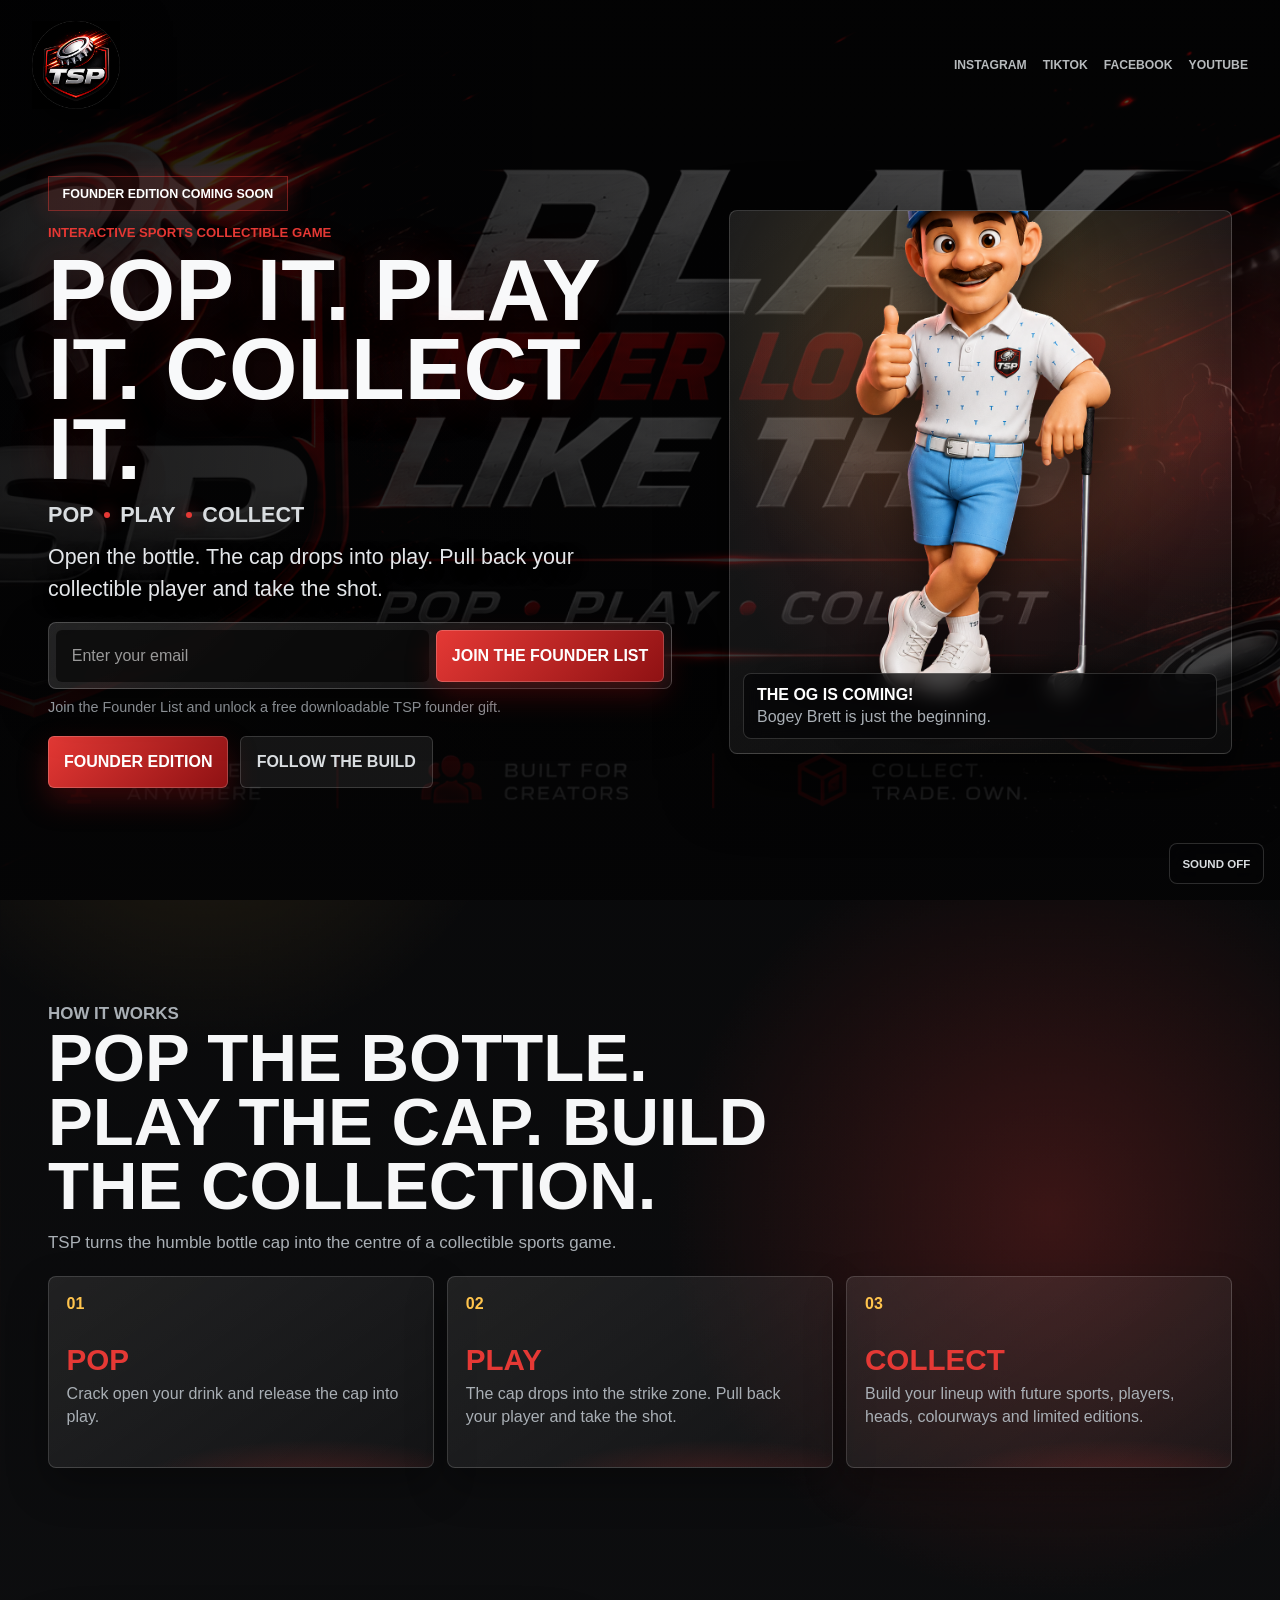
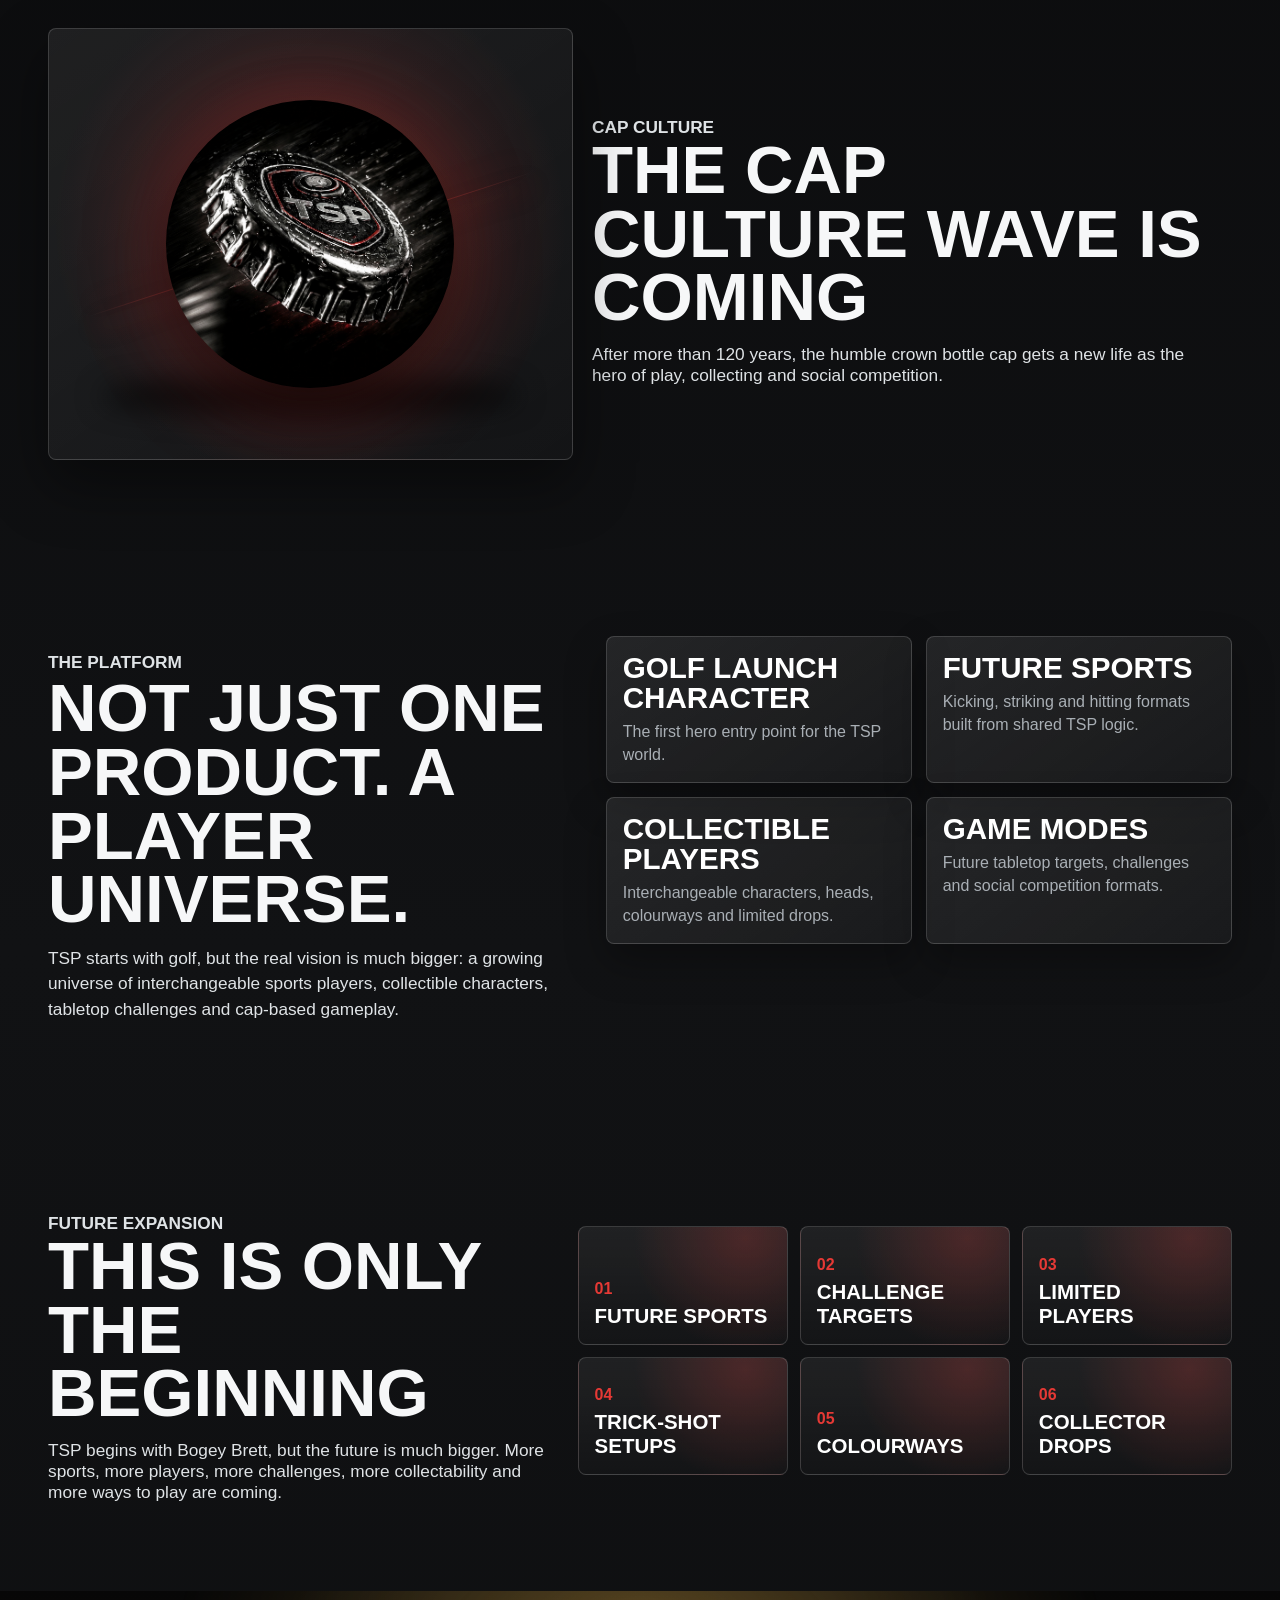
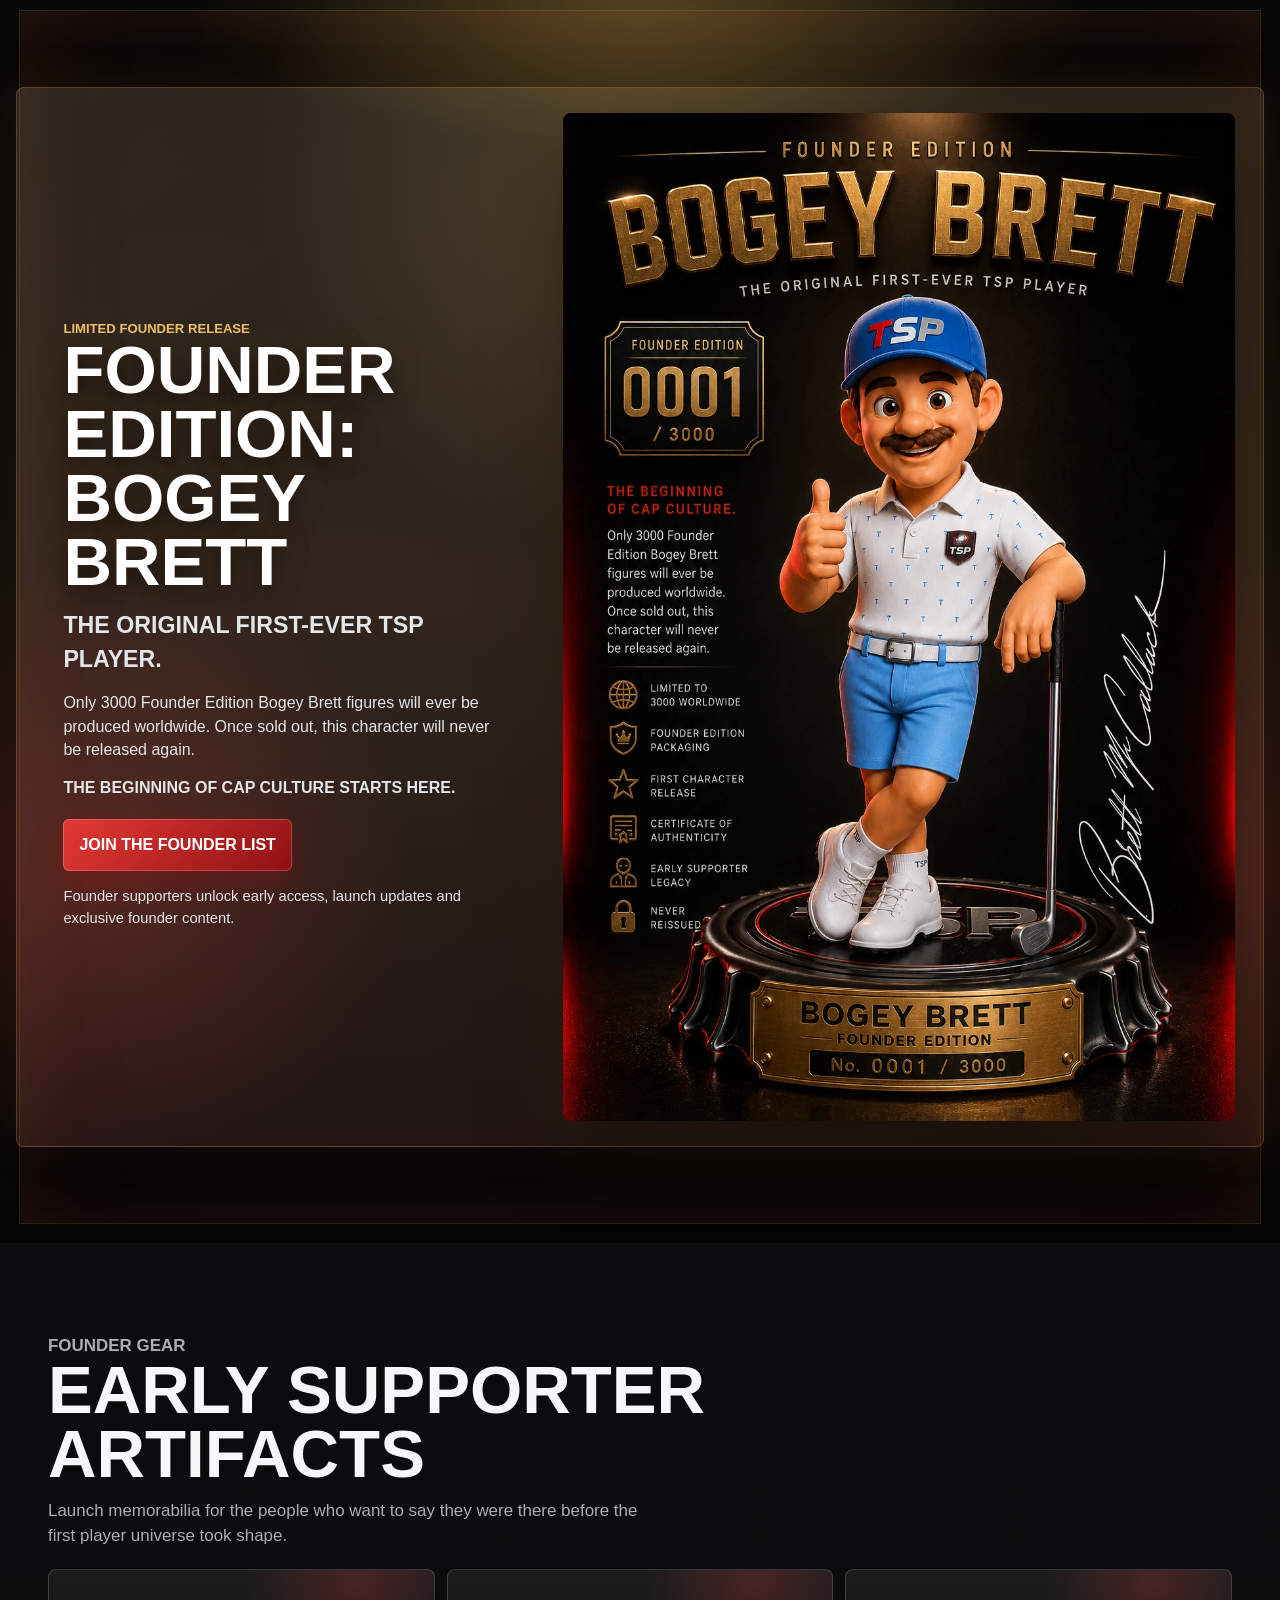
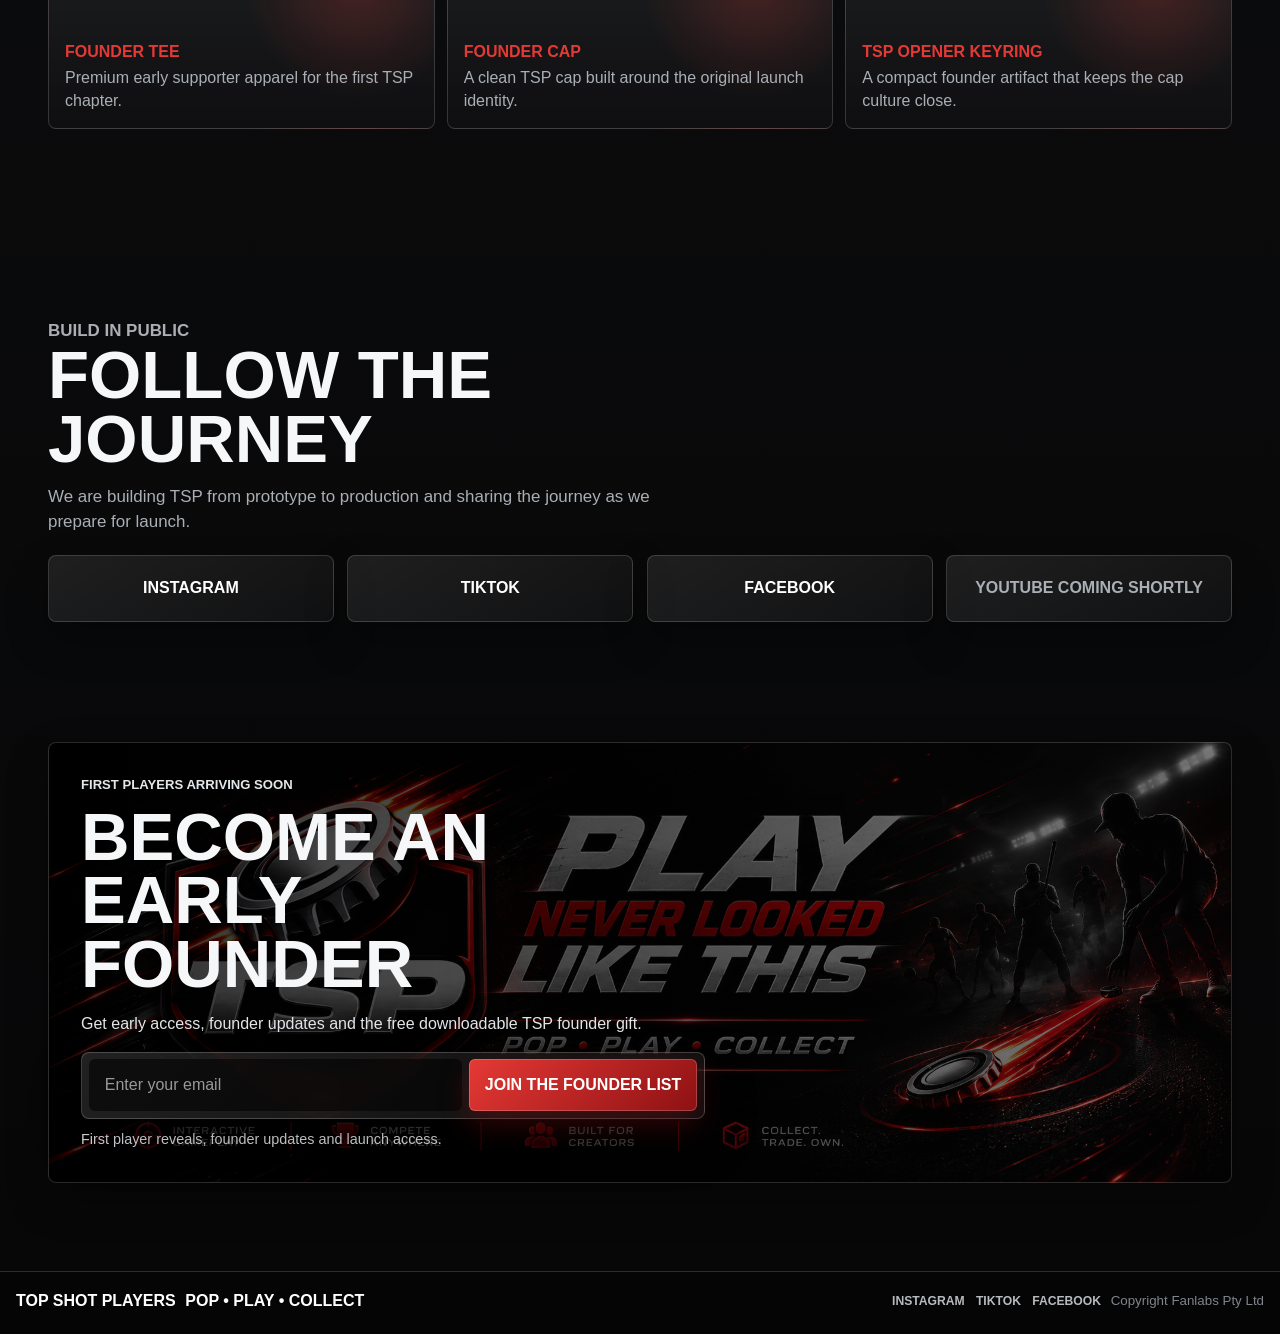
<file: index.html>
<!doctype html>
<html lang="en">
  <head>
    <meta charset="utf-8" />
    <meta name="viewport" content="width=device-width, initial-scale=1" />
    <title>Top Shot Players | Pop Play Collect</title>
    <meta
      name="description"
      content="Top Shot Players is a new interactive sports collectible game. Pop the bottle, play the cap and collect your player universe. Founder Edition coming soon."
    />
    <meta property="og:title" content="Top Shot Players | Pop Play Collect" />
    <meta
      property="og:description"
      content="Pop the bottle, play the cap and collect your player universe. Founder Edition coming soon."
    />
    <meta property="og:type" content="website" />
    <meta property="og:image" content="assets/bogey-brett-official-founder-edition.png" />
    <link rel="preload" href="assets/tsp-shield-cap-logo-large.png" as="image" />
    <link rel="preload" href="assets/bogey-brett-limited-edition-launch-transparent-clean.png" as="image" />
    <link rel="preload" href="assets/bogey-brett-official-founder-edition.webp" as="image" />
    <link rel="stylesheet" href="styles.css" />
  </head>
  <body>
    <main class="page-shell">
      <section class="hero" aria-label="Top Shot Players pre-launch">
        <video
          class="hero-video"
          autoplay
          muted
          playsinline
          preload="metadata"
          poster="assets/tsp-cap-culture-banner.png"
          data-video-playlist="assets/tsp-hero-golf-animation.mp4|assets/tsp-hero-rugby-video.mp4|assets/tsp-hero-ice-hockey-video.mp4"
        >
          <source src="assets/tsp-hero-golf-animation.mp4" type="video/mp4" />
        </video>
        <div class="hero-scrim"></div>
        <button class="audio-toggle" type="button" data-audio-toggle aria-pressed="false">Sound Off</button>

        <header class="site-header">
          <a class="brand-mark" href="/" aria-label="Top Shot Players home">
            <img src="assets/tsp-shield-cap-logo-large.png" alt="TSP shield logo" />
          </a>
          <nav class="social-links" aria-label="Social links">
            <a href="https://www.instagram.com/topshotplayers" target="_blank" rel="noreferrer">Instagram</a>
            <a href="https://www.tiktok.com/@topshotplayers" target="_blank" rel="noreferrer">TikTok</a>
            <a href="https://www.facebook.com/profile.php?id=61590272935616" target="_blank" rel="noreferrer">Facebook</a>
            <a href="#journey">YouTube</a>
          </nav>
        </header>

        <div class="hero-grid">
          <div class="hero-content">
            <p class="launch-badge">Founder Edition Coming Soon</p>
            <p class="eyebrow">Interactive Sports Collectible Game</p>
            <h1>Pop It. Play It. Collect It.</h1>
            <p class="brand-line">POP <span></span> PLAY <span></span> COLLECT</p>
            <p class="subline">Open the bottle. The cap drops into play. Pull back your collectible player and take the shot.</p>

            <form
              class="waitlist-form"
              action="https://app.kit.com/forms/9503489/subscriptions"
              method="POST"
              data-waitlist-form
            >
              <input type="hidden" name="_subject" value="New TSP Founder List signup" />
              <input type="hidden" name="_next" value="https://www.topshotplayers.com.au/thank-you" />
              <input type="hidden" name="_captcha" value="false" />
              <input type="hidden" name="_template" value="table" />
              <input type="hidden" name="_blacklist" value="casino, crypto, forex, loan, backlink, seo package" />
              <input type="hidden" name="source" value="TSP Kickstarter pre-launch landing page hero" />
              <input type="text" name="_honey" class="honey-field" tabindex="-1" autocomplete="off" />
              <label class="sr-only" for="hero-email">Email address</label>
              <input id="hero-email" name="email_address" type="email" placeholder="Enter your email" autocomplete="email" required />
              <button type="submit">Join the Founder List</button>
            </form>
            <p class="form-note" data-form-note>Join the Founder List and unlock a free downloadable TSP founder gift.</p>

            <div class="hero-actions" aria-label="Landing page actions">
              <a class="text-button" href="#founder">Founder Edition</a>
              <a class="ghost-button" href="#journey">Follow the Build</a>
            </div>
          </div>

          <aside class="hero-visual" aria-label="TSP character and cap visual">
            <div class="visual-card">
              <button class="player-expand" type="button" data-open-player aria-label="Open Bogey Brett larger view">
                <img class="player-art" src="assets/bogey-brett-limited-edition-launch-transparent-clean.png" alt="Bogey Brett TSP golf collectible character" />
              </button>
              <div class="visual-copy">
                <strong>The OG is coming!</strong>
                <span>Bogey Brett is just the beginning.</span>
              </div>
            </div>
          </aside>
        </div>
      </section>

      <section class="section explainer" aria-labelledby="explainer-title">
        <div class="section-heading">
          <p class="eyebrow">How It Works</p>
          <h2 id="explainer-title">Pop the bottle. Play the cap. Build the collection.</h2>
          <p>TSP turns the humble bottle cap into the centre of a collectible sports game.</p>
        </div>
        <div class="steps-grid">
          <article class="step-card">
            <span class="step-number">01</span>
            <h3>POP</h3>
            <p>Crack open your drink and release the cap into play.</p>
          </article>
          <article class="step-card">
            <span class="step-number">02</span>
            <h3>PLAY</h3>
            <p>The cap drops into the strike zone. Pull back your player and take the shot.</p>
          </article>
          <article class="step-card">
            <span class="step-number">03</span>
            <h3>COLLECT</h3>
            <p>Build your lineup with future sports, players, heads, colourways and limited editions.</p>
          </article>
        </div>
      </section>

      <section class="section cap-culture" aria-labelledby="cap-culture-title">
        <div class="cap-culture-art">
          <img src="assets/tsp-bottle-cap.png" alt="TSP crown bottle cap" />
        </div>
        <div class="cap-culture-copy">
          <p class="eyebrow">Cap Culture</p>
          <h2 id="cap-culture-title">The Cap Culture wave is coming</h2>
          <p>
            After more than 120 years, the humble crown bottle cap gets a new life as the hero of play, collecting and social competition.
          </p>
        </div>
      </section>

      <section class="section platform" aria-labelledby="platform-title">
        <div class="platform-copy">
          <p class="eyebrow">The Platform</p>
          <h2 id="platform-title">Not just one product. A player universe.</h2>
          <p>
            TSP starts with golf, but the real vision is much bigger: a growing universe of interchangeable sports players, collectible characters, tabletop challenges and cap-based gameplay.
          </p>
        </div>
        <div class="platform-grid" aria-label="TSP platform features">
          <article>
            <h3>Golf Launch Character</h3>
            <p>The first hero entry point for the TSP world.</p>
          </article>
          <article>
            <h3>Future Sports</h3>
            <p>Kicking, striking and hitting formats built from shared TSP logic.</p>
          </article>
          <article>
            <h3>Collectible Players</h3>
            <p>Interchangeable characters, heads, colourways and limited drops.</p>
          </article>
          <article>
            <h3>Game Modes</h3>
            <p>Future tabletop targets, challenges and social competition formats.</p>
          </article>
        </div>
      </section>

      <section class="section beginning" aria-labelledby="beginning-title">
        <div class="beginning-copy">
          <p class="eyebrow">Future Expansion</p>
          <h2 id="beginning-title">This is only the beginning</h2>
          <p>
            TSP begins with Bogey Brett, but the future is much bigger. More sports, more players, more challenges, more collectability and more ways to play are coming.
          </p>
        </div>
        <div class="future-grid" aria-label="Future TSP universe possibilities">
          <article><span>01</span><strong>Future sports</strong></article>
          <article><span>02</span><strong>Challenge targets</strong></article>
          <article><span>03</span><strong>Limited players</strong></article>
          <article><span>04</span><strong>Trick-shot setups</strong></article>
          <article><span>05</span><strong>Colourways</strong></article>
          <article><span>06</span><strong>Collector drops</strong></article>
        </div>
      </section>

      <section class="section founder" id="founder" aria-labelledby="founder-title">
        <div class="founder-showcase">
          <div class="founder-copy">
            <p class="eyebrow">Limited Founder Release</p>
            <h2 id="founder-title">Founder Edition: Bogey Brett</h2>
            <p class="founder-subheading">The original first-ever TSP player.</p>
            <p>
              Only 3000 Founder Edition Bogey Brett figures will ever be produced worldwide. Once sold out, this character will never be released again.
            </p>
            <p class="founder-line">The beginning of Cap Culture starts here.</p>
            <a class="text-button" href="#join">Join the Founder List</a>
            <p class="founder-microcopy">Founder supporters unlock early access, launch updates and exclusive founder content.</p>
          </div>
          <div class="founder-art-wrap">
            <picture>
              <source srcset="assets/bogey-brett-official-founder-edition.webp" type="image/webp" />
              <img
                src="assets/bogey-brett-official-founder-edition.png"
                alt="Founder Edition Bogey Brett official collectible reveal artwork"
                width="1024"
                height="1535"
                loading="lazy"
              />
            </picture>
          </div>
        </div>
      </section>

      <section class="section gear" aria-labelledby="gear-title">
        <div class="section-heading">
          <p class="eyebrow">Founder Gear</p>
          <h2 id="gear-title">Early supporter artifacts</h2>
          <p>Launch memorabilia for the people who want to say they were there before the first player universe took shape.</p>
        </div>
        <div class="gear-grid">
          <article>
            <span>Founder Tee</span>
            <p>Premium early supporter apparel for the first TSP chapter.</p>
          </article>
          <article>
            <span>Founder Cap</span>
            <p>A clean TSP cap built around the original launch identity.</p>
          </article>
          <article>
            <span>TSP Opener Keyring</span>
            <p>A compact founder artifact that keeps the cap culture close.</p>
          </article>
        </div>
      </section>

      <section class="section journey" id="journey" aria-labelledby="journey-title">
        <div class="section-heading">
          <p class="eyebrow">Build In Public</p>
          <h2 id="journey-title">Follow the Journey</h2>
          <p>We are building TSP from prototype to production and sharing the journey as we prepare for launch.</p>
        </div>
        <div class="social-card-grid">
          <a href="https://www.instagram.com/topshotplayers" target="_blank" rel="noreferrer">Instagram</a>
          <a href="https://www.tiktok.com/@topshotplayers" target="_blank" rel="noreferrer">TikTok</a>
          <a href="https://www.facebook.com/profile.php?id=61590272935616" target="_blank" rel="noreferrer">Facebook</a>
          <span aria-label="YouTube coming shortly">YouTube Coming Shortly</span>
        </div>
      </section>

      <section class="section final-signup" id="join" aria-labelledby="join-title">
        <div class="signup-panel">
          <p class="eyebrow">First Players Arriving Soon</p>
          <h2 id="join-title">Become an early founder</h2>
          <p>Get early access, founder updates and the free downloadable TSP founder gift.</p>
          <form
            class="waitlist-form"
            action="https://app.kit.com/forms/9503489/subscriptions"
            method="POST"
            data-waitlist-form
          >
            <input type="hidden" name="_subject" value="New TSP Founder List signup" />
            <input type="hidden" name="_next" value="https://www.topshotplayers.com.au/thank-you" />
            <input type="hidden" name="_captcha" value="false" />
            <input type="hidden" name="_template" value="table" />
            <input type="hidden" name="_blacklist" value="casino, crypto, forex, loan, backlink, seo package" />
            <input type="hidden" name="source" value="TSP Kickstarter pre-launch landing page footer" />
            <input type="text" name="_honey" class="honey-field" tabindex="-1" autocomplete="off" />
            <label class="sr-only" for="footer-email">Email address</label>
            <input id="footer-email" name="email_address" type="email" placeholder="Enter your email" autocomplete="email" required />
            <button type="submit">Join the Founder List</button>
          </form>
          <p class="form-note" data-form-note>First player reveals, founder updates and launch access.</p>
        </div>
      </section>
    </main>

    <footer class="site-footer">
      <strong>Top Shot Players</strong>
      <span>POP &bull; PLAY &bull; COLLECT</span>
      <nav aria-label="Footer social links">
        <a href="https://www.instagram.com/topshotplayers" target="_blank" rel="noreferrer">Instagram</a>
        <a href="https://www.tiktok.com/@topshotplayers" target="_blank" rel="noreferrer">TikTok</a>
        <a href="https://www.facebook.com/profile.php?id=61590272935616" target="_blank" rel="noreferrer">Facebook</a>
      </nav>
      <small>Copyright Fanlabs Pty Ltd</small>
    </footer>
    <div class="player-modal" data-player-modal hidden>
      <button class="modal-close" type="button" data-close-player aria-label="Close larger Bogey Brett view">Close</button>
      <img src="assets/bogey-brett-limited-edition-launch-transparent-clean.png" alt="Bogey Brett TSP golf collectible character larger view" />
    </div>
    <script src="script.js?v=3"></script>
  </body>
</html>
</file>
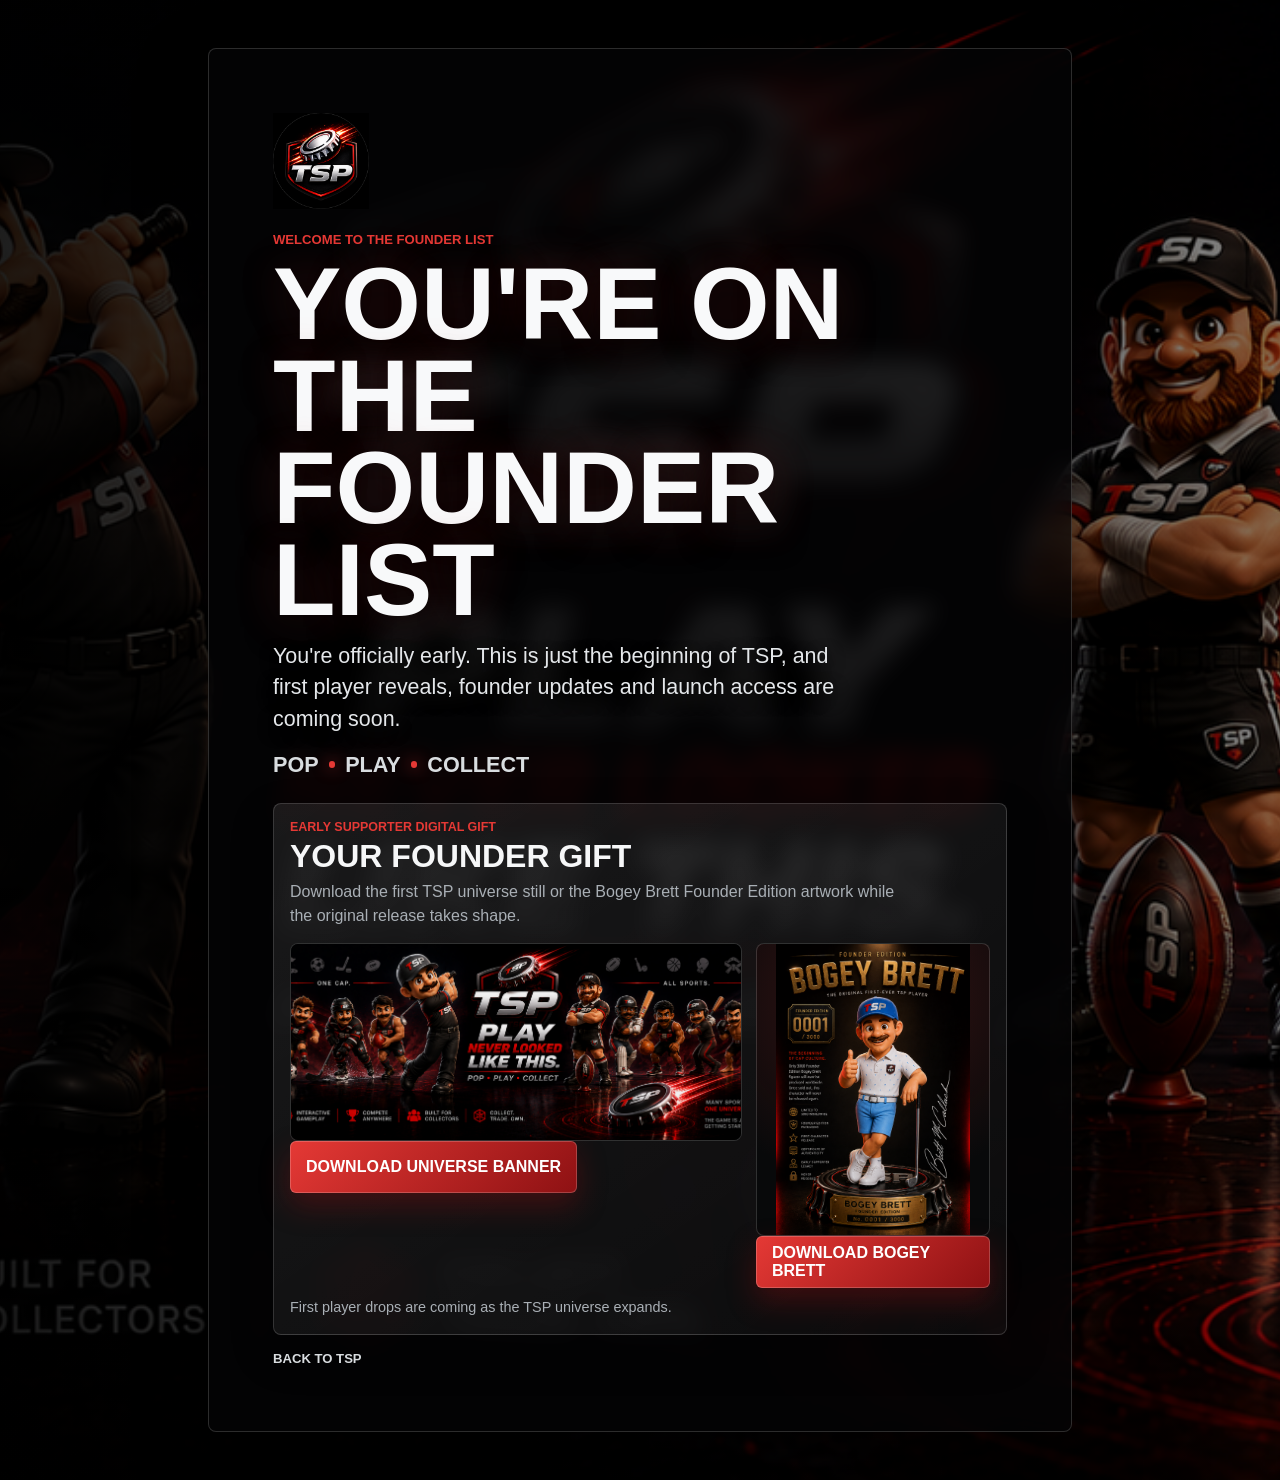
<file: thank-you.html>
<!doctype html>
<html lang="en">
  <head>
    <meta charset="utf-8" />
    <meta name="viewport" content="width=device-width, initial-scale=1" />
    <title>You're On The TSP Waitlist | Top Shot Players</title>
    <meta
      name="description"
      content="You're on the Top Shot Players waitlist. First player reveals, founder updates and launch access are coming soon."
    />
    <link rel="stylesheet" href="styles.css" />
  </head>
  <body>
    <main class="thanks-page">
      <section class="thanks-panel" aria-label="Top Shot Players waitlist confirmation">
        <a class="thanks-logo" href="/" aria-label="Top Shot Players home">
          <img src="assets/tsp-shield-cap-logo-large.png" alt="TSP shield logo" />
        </a>
        <p class="eyebrow">WELCOME TO THE FOUNDER LIST</p>
        <h1>YOU'RE ON THE FOUNDER LIST</h1>
        <p class="subline">
          You're officially early. This is just the beginning of TSP, and first player reveals, founder updates and launch access are coming soon.
        </p>
        <p class="brand-line">POP <span></span> PLAY <span></span> COLLECT</p>
        <div class="gift-panel">
          <p class="gift-label">EARLY SUPPORTER DIGITAL GIFT</p>
          <h2>Your Founder Gift</h2>
          <p>
            Download the first TSP universe still or the Bogey Brett Founder Edition artwork while the original release takes shape.
          </p>
          <div class="gift-options">
            <a class="gift-feature" href="assets/tsp-gift-banner.png" download>
              <span class="gift-preview gift-preview-wide">
                <img src="assets/tsp-gift-banner.png" alt="TSP player universe banner" />
              </span>
              <span class="return-link">Download Universe Banner</span>
            </a>
            <a class="gift-feature" href="assets/bogey-brett-official-founder-edition.png" download>
              <span class="gift-preview gift-preview-character">
                <img src="assets/bogey-brett-official-founder-edition.png" alt="Bogey Brett Founder Edition artwork" />
              </span>
              <span class="return-link">Download Bogey Brett</span>
            </a>
          </div>
          <p class="gift-note">First player drops are coming as the TSP universe expands.</p>
        </div>
        <a class="text-link" href="/">Back to TSP</a>
      </section>
    </main>
  </body>
</html>
</file>
<file: styles.css>
:root {
  color-scheme: dark;
  --black: #050506;
  --charcoal: #101113;
  --panel: rgba(15, 16, 18, 0.78);
  --panel-solid: #151618;
  --red: #e53935;
  --red-deep: #8e1113;
  --chrome: #d9dde0;
  --warm: #ffc44d;
  --gold: #c8943f;
  --gold-soft: #f1c16a;
  --muted: #a9afb5;
  --line: rgba(255, 255, 255, 0.16);
  --line-strong: rgba(229, 57, 53, 0.42);
  --shadow: rgba(0, 0, 0, 0.7);
  --radius: 8px;
}

* {
  box-sizing: border-box;
}

html {
  scroll-behavior: smooth;
}

html,
body {
  margin: 0;
  min-height: 100%;
  background: var(--black);
  color: #fff;
  font-family: "Arial Narrow", "Roboto Condensed", "Segoe UI", Arial, sans-serif;
}

body {
  overflow-x: hidden;
}

body.modal-open {
  overflow: hidden;
}

button,
input {
  font: inherit;
}

a {
  color: inherit;
}

.page-shell {
  min-height: 100vh;
  background:
    radial-gradient(circle at 16% 12%, rgba(255, 196, 77, 0.12), transparent 20rem),
    radial-gradient(circle at 82% 20%, rgba(229, 57, 53, 0.22), transparent 24rem),
    linear-gradient(180deg, #050506 0%, #111214 42%, #070708 100%);
}

.hero {
  position: relative;
  min-height: 100svh;
  display: grid;
  align-items: center;
  padding: 5.8rem 1rem 2rem;
  isolation: isolate;
  overflow: hidden;
}

.hero-video {
  position: absolute;
  inset: 0;
  width: 100%;
  height: 100%;
  object-fit: cover;
  opacity: 0.74;
  filter: saturate(1.12) contrast(1.14);
  z-index: -4;
}

.hero-scrim {
  position: absolute;
  inset: 0;
  background:
    linear-gradient(0deg, rgba(5, 5, 6, 0.84) 0%, rgba(5, 5, 6, 0.54) 42%, rgba(5, 5, 6, 0.48) 100%),
    linear-gradient(90deg, rgba(0, 0, 0, 0.74), rgba(0, 0, 0, 0.16));
  z-index: -3;
}

.audio-toggle {
  position: absolute;
  right: 1rem;
  bottom: 1rem;
  z-index: 6;
  min-height: 2.55rem;
  border: 1px solid var(--line);
  border-radius: var(--radius);
  padding: 0 0.8rem;
  background: rgba(5, 5, 6, 0.72);
  color: var(--chrome);
  cursor: pointer;
  font-size: 0.72rem;
  font-weight: 900;
  text-transform: uppercase;
  backdrop-filter: blur(10px);
}

.audio-toggle:hover,
.audio-toggle:focus-visible,
.audio-toggle[aria-pressed="true"] {
  border-color: var(--line-strong);
  color: #fff;
}

.hero::after {
  content: "";
  position: absolute;
  width: 32rem;
  height: 32rem;
  border-radius: 50%;
  background: radial-gradient(circle, rgba(229, 57, 53, 0.22), transparent 66%);
  filter: blur(4px);
  pointer-events: none;
  animation: soft-pulse 6s ease-in-out infinite alternate;
}

.hero::after {
  right: -12rem;
  top: 18%;
  z-index: -2;
}

.site-header {
  position: absolute;
  top: 0;
  left: 0;
  right: 0;
  display: flex;
  align-items: center;
  justify-content: space-between;
  gap: 1rem;
  padding: 0.9rem 1rem;
  z-index: 5;
}

.brand-mark {
  display: inline-grid;
  width: clamp(3.6rem, 9vw, 5.5rem);
  aspect-ratio: 1;
  place-items: center;
}

.brand-mark img {
  width: 100%;
  height: 100%;
  object-fit: contain;
  filter: drop-shadow(0 1rem 1.5rem rgba(0, 0, 0, 0.66));
}

.social-links,
.site-footer nav {
  display: flex;
  align-items: center;
  justify-content: flex-end;
  gap: 0.7rem;
  flex-wrap: wrap;
}

.social-links a,
.site-footer a {
  color: var(--chrome);
  text-decoration: none;
  text-transform: uppercase;
  font-size: 0.68rem;
  font-weight: 900;
  letter-spacing: 0;
  opacity: 0.84;
}

.social-links a:hover,
.social-links a:focus-visible,
.site-footer a:hover,
.site-footer a:focus-visible {
  color: #fff;
}

.hero-grid {
  width: min(74rem, 100%);
  margin: 0 auto;
  display: grid;
  grid-template-columns: minmax(0, 1fr);
  gap: 1.4rem;
  align-items: center;
}

.hero-content {
  width: min(43rem, 100%);
  position: relative;
  z-index: 2;
}

.launch-badge,
.eyebrow,
.brand-line,
.step-number {
  color: var(--red);
  font-weight: 900;
  letter-spacing: 0;
  text-transform: uppercase;
}

.launch-badge {
  display: inline-flex;
  align-items: center;
  min-height: 2.2rem;
  margin: 0 0 0.85rem;
  padding: 0 0.85rem;
  border: 1px solid var(--line-strong);
  background: rgba(229, 57, 53, 0.12);
  box-shadow: 0 0 1.5rem rgba(229, 57, 53, 0.18);
  color: #fff;
  font-size: 0.78rem;
}

.eyebrow {
  margin: 0 0 0.65rem;
  font-size: 0.82rem;
}

h1,
h2,
h3,
p {
  overflow-wrap: anywhere;
}

h1,
h2,
h3 {
  margin: 0;
  text-transform: uppercase;
  letter-spacing: 0;
}

h1 {
  max-width: 13ch;
  color: #f8f9fa;
  font-size: clamp(3rem, 14vw, 5.5rem);
  line-height: 0.9;
  text-shadow:
    0 0.12em 0.32em rgba(0, 0, 0, 0.72),
    0 0 2.8rem rgba(229, 57, 53, 0.24);
}

h2 {
  color: #f6f7f8;
  font-size: clamp(2rem, 9vw, 4.2rem);
  line-height: 0.95;
}

h3 {
  color: #fff;
  font-size: clamp(1.2rem, 5vw, 1.85rem);
  line-height: 1;
}

.brand-line {
  display: flex;
  align-items: center;
  gap: 0.62rem;
  margin: 0.9rem 0 0;
  color: var(--chrome);
  font-size: clamp(1rem, 4vw, 1.35rem);
}

.brand-line span {
  width: 0.42rem;
  height: 0.42rem;
  border-radius: 50%;
  background: var(--red);
  box-shadow: 0 0 1rem rgba(229, 57, 53, 0.9);
  flex: 0 0 auto;
}

.subline,
.section-heading p,
.platform-copy p,
.founder-copy p,
.signup-panel p,
.gift-panel p:not(.gift-label) {
  color: #e4e7ea;
  line-height: 1.48;
}

.subline {
  max-width: 37rem;
  margin: 0.9rem 0 1rem;
  font-size: clamp(1.08rem, 4.3vw, 1.34rem);
  text-shadow: 0 0.35rem 1rem rgba(0, 0, 0, 0.72);
}

.waitlist-form {
  position: relative;
  display: grid;
  grid-template-columns: 1fr;
  gap: 0.45rem;
  width: min(39rem, 100%);
  padding: 0.42rem;
  border: 1px solid rgba(255, 255, 255, 0.2);
  border-radius: var(--radius);
  background: linear-gradient(135deg, rgba(255, 255, 255, 0.13), rgba(255, 255, 255, 0.05));
  box-shadow: 0 1.2rem 3rem rgba(0, 0, 0, 0.38);
  backdrop-filter: blur(14px);
}

.waitlist-form input {
  min-width: 0;
  min-height: 3.25rem;
  border: 0;
  border-radius: calc(var(--radius) - 2px);
  outline: 0;
  padding: 0 1rem;
  background: rgba(0, 0, 0, 0.58);
  color: #fff;
}

.waitlist-form input::placeholder {
  color: rgba(255, 255, 255, 0.58);
}

.honey-field {
  position: absolute;
  left: -9999px;
  opacity: 0;
  pointer-events: none;
}

.waitlist-form button,
.text-button,
.ghost-button,
.return-link {
  min-height: 3.25rem;
  display: inline-flex;
  align-items: center;
  justify-content: center;
  border-radius: calc(var(--radius) - 2px);
  border: 0;
  padding: 0 1rem;
  cursor: pointer;
  font-weight: 900;
  letter-spacing: 0;
  text-transform: uppercase;
  text-decoration: none;
}

.waitlist-form button,
.text-button,
.return-link {
  background: linear-gradient(135deg, var(--red), var(--red-deep));
  color: #fff;
  box-shadow:
    inset 0 0 0 1px rgba(255, 255, 255, 0.2),
    0 0.8rem 1.8rem rgba(148, 15, 18, 0.35);
}

.ghost-button {
  border: 1px solid var(--line);
  background: rgba(255, 255, 255, 0.07);
  color: var(--chrome);
}

.waitlist-form button:hover,
.waitlist-form button:focus-visible,
.text-button:hover,
.text-button:focus-visible,
.ghost-button:hover,
.ghost-button:focus-visible,
.return-link:hover,
.return-link:focus-visible {
  transform: translateY(-1px);
  filter: brightness(1.12);
}

.form-note {
  min-height: 1.3rem;
  margin: 0.62rem 0 0;
  color: var(--muted);
  font-size: 0.9rem;
}

.hero-actions {
  display: flex;
  flex-wrap: wrap;
  gap: 0.7rem;
  margin-top: 1rem;
}

.hero-visual {
  width: 100%;
  min-height: 20rem;
}

.visual-card {
  position: relative;
  min-height: clamp(20rem, 58vw, 34rem);
  border: 1px solid var(--line);
  border-radius: var(--radius);
  background:
    radial-gradient(circle at 50% 24%, rgba(255, 196, 77, 0.2), transparent 18rem),
    radial-gradient(circle at 52% 50%, rgba(229, 57, 53, 0.16), transparent 17rem),
    linear-gradient(145deg, rgba(255, 255, 255, 0.1), rgba(255, 255, 255, 0.03));
  box-shadow: 0 1.7rem 4rem var(--shadow);
  overflow: hidden;
  transition: transform 220ms ease, border-color 220ms ease, box-shadow 220ms ease;
}

.visual-card::before {
  content: "";
  position: absolute;
  inset: auto 9% 8% 9%;
  height: 2.6rem;
  border-radius: 50%;
  background: rgba(0, 0, 0, 0.58);
  filter: blur(12px);
}

.player-expand {
  position: absolute;
  left: 50%;
  bottom: 0.5rem;
  width: min(94%, 27rem);
  padding: 0;
  border: 0;
  background: transparent;
  cursor: zoom-in;
  transform-origin: 50% 84%;
  transform: translateX(-50%);
}

.player-art {
  display: block;
  width: 100%;
  filter: drop-shadow(0 1.4rem 1.6rem rgba(0, 0, 0, 0.58));
  transition: filter 220ms ease;
}

.visual-card:hover,
.visual-card:focus-within {
  border-color: rgba(229, 57, 53, 0.55);
  box-shadow:
    0 1.9rem 4.4rem var(--shadow),
    0 0 2.4rem rgba(229, 57, 53, 0.18);
  transform: translateY(-3px);
}

.visual-card:hover .player-expand,
.visual-card:focus-within .player-expand {
  animation: brett-wave 920ms cubic-bezier(0.2, 0.8, 0.2, 1) both;
}

.visual-card:hover .player-art,
.visual-card:focus-within .player-art {
  filter:
    drop-shadow(0 1.4rem 1.6rem rgba(0, 0, 0, 0.58))
    drop-shadow(0 0 1.8rem rgba(229, 57, 53, 0.16));
}

.visual-copy {
  position: absolute;
  left: 0.85rem;
  right: 0.85rem;
  bottom: 0.85rem;
  padding: 0.8rem;
  border: 1px solid var(--line);
  border-radius: var(--radius);
  background: rgba(5, 5, 6, 0.72);
  backdrop-filter: blur(10px);
}

.visual-copy strong,
.visual-copy span {
  display: block;
}

.visual-copy strong {
  text-transform: uppercase;
}

.visual-copy span {
  margin-top: 0.2rem;
  color: var(--muted);
}

.section {
  position: relative;
  width: min(74rem, calc(100% - 2rem));
  margin: 0 auto;
  padding: clamp(3rem, 8vw, 5.5rem) 0;
}

.section-heading {
  max-width: 46rem;
  margin-bottom: 1.3rem;
}

.section-heading p {
  max-width: 38rem;
  margin: 0.8rem 0 0;
  color: var(--muted);
  font-size: 1.06rem;
}

.steps-grid,
.platform-grid,
.social-card-grid {
  display: grid;
  gap: 0.85rem;
}

.step-card,
.platform-grid article,
.founder-showcase,
.signup-panel,
.social-card-grid a,
.social-card-grid span,
.gift-panel {
  border: 1px solid var(--line);
  border-radius: var(--radius);
  background: linear-gradient(145deg, rgba(255, 255, 255, 0.09), rgba(255, 255, 255, 0.035));
  box-shadow: 0 1.1rem 2.6rem rgba(0, 0, 0, 0.32);
}

.step-card {
  min-height: 12rem;
  padding: 1.1rem;
  position: relative;
  overflow: hidden;
}

.step-card::after {
  content: "";
  position: absolute;
  inset: auto -20% -35% 20%;
  height: 6rem;
  background: radial-gradient(ellipse, rgba(229, 57, 53, 0.24), transparent 68%);
  pointer-events: none;
}

.step-number {
  display: inline-block;
  margin-bottom: 2rem;
  color: var(--warm);
}

.step-card h3 {
  color: var(--red);
}

.step-card p,
.platform-grid p {
  margin: 0.55rem 0 0;
  color: var(--muted);
  line-height: 1.42;
}

.platform,
.beginning,
.cap-culture {
  display: grid;
  gap: 1.2rem;
}

.platform-copy p,
.beginning-copy p,
.cap-culture-copy p {
  margin: 0.9rem 0 0;
  color: #dfe3e6;
  font-size: 1.08rem;
}

.platform-grid {
  grid-template-columns: 1fr;
}

.platform-grid article {
  padding: 1rem;
}

.cap-culture {
  align-items: center;
  padding-top: clamp(2rem, 6vw, 4.5rem);
}

.cap-culture-art {
  position: relative;
  min-height: clamp(16rem, 56vw, 27rem);
  display: grid;
  place-items: center;
  overflow: hidden;
  border: 1px solid var(--line);
  border-radius: var(--radius);
  background:
    radial-gradient(circle at 50% 46%, rgba(229, 57, 53, 0.28), transparent 16rem),
    radial-gradient(circle at 52% 52%, rgba(255, 196, 77, 0.16), transparent 10rem),
    linear-gradient(145deg, rgba(255, 255, 255, 0.08), rgba(255, 255, 255, 0.025));
  box-shadow: 0 1.5rem 3.8rem rgba(0, 0, 0, 0.42);
}

.cap-culture-art::before,
.cap-culture-art::after {
  content: "";
  position: absolute;
  pointer-events: none;
}

.cap-culture-art::before {
  width: 88%;
  height: 1px;
  background: linear-gradient(90deg, transparent, rgba(229, 57, 53, 0.85), transparent);
  transform: rotate(-18deg);
  box-shadow:
    0 0.8rem 1.4rem rgba(229, 57, 53, 0.5),
    0 -0.8rem 1.4rem rgba(229, 57, 53, 0.32);
}

.cap-culture-art::after {
  inset: auto 10% 10%;
  height: 2.5rem;
  border-radius: 50%;
  background: rgba(0, 0, 0, 0.64);
  filter: blur(14px);
}

.cap-culture-art img {
  position: relative;
  z-index: 1;
  width: min(68%, 18rem);
  border-radius: 50%;
  filter:
    drop-shadow(0 1.5rem 1.8rem rgba(0, 0, 0, 0.62))
    drop-shadow(0 0 2rem rgba(229, 57, 53, 0.3));
  animation: cap-drift 4.5s ease-in-out infinite alternate;
}

.cap-culture-copy {
  max-width: 39rem;
}

.beginning {
  align-items: center;
}

.beginning-copy {
  max-width: 44rem;
}

.future-grid,
.gear-grid {
  display: grid;
  gap: 0.75rem;
}

.future-grid {
  grid-template-columns: repeat(2, minmax(0, 1fr));
}

.future-grid article,
.gear-grid article {
  min-height: 7.4rem;
  display: grid;
  align-content: end;
  gap: 0.35rem;
  padding: 1rem;
  border: 1px solid var(--line);
  border-radius: var(--radius);
  background:
    linear-gradient(180deg, rgba(255, 255, 255, 0.07), rgba(255, 255, 255, 0.02)),
    radial-gradient(circle at 80% 10%, rgba(229, 57, 53, 0.22), transparent 7rem);
}

.future-grid span,
.gear-grid span {
  color: var(--red);
  font-weight: 900;
  text-transform: uppercase;
}

.future-grid strong {
  font-size: clamp(1rem, 3.8vw, 1.28rem);
  text-transform: uppercase;
}

.gear {
  padding-top: clamp(3rem, 7vw, 4.8rem);
}

.gear-grid {
  grid-template-columns: 1fr;
}

.gear-grid article {
  min-height: 10rem;
}

.gear-grid p {
  margin: 0;
  color: var(--muted);
  line-height: 1.42;
}

.founder {
  width: 100%;
  max-width: none;
  padding: clamp(3.2rem, 8vw, 6rem) 1rem;
  overflow: hidden;
  background:
    radial-gradient(circle at 50% 14%, rgba(241, 193, 106, 0.2), transparent 24rem),
    radial-gradient(circle at 8% 70%, rgba(229, 57, 53, 0.24), transparent 19rem),
    radial-gradient(circle at 94% 70%, rgba(229, 57, 53, 0.22), transparent 20rem),
    linear-gradient(180deg, #070707 0%, #15110c 48%, #050506 100%);
}

.founder::before,
.founder::after {
  content: "";
  position: absolute;
  pointer-events: none;
}

.founder::before {
  inset: 1.2rem;
  border: 1px solid rgba(200, 148, 63, 0.2);
  box-shadow:
    inset 0 0 5rem rgba(200, 148, 63, 0.08),
    inset 0 0 8rem rgba(229, 57, 53, 0.08);
}

.founder::after {
  left: 50%;
  top: -8rem;
  width: min(58rem, 86vw);
  height: 18rem;
  transform: translateX(-50%);
  background: radial-gradient(ellipse, rgba(255, 196, 77, 0.22), transparent 70%);
  filter: blur(8px);
}

.founder-showcase {
  position: relative;
  z-index: 1;
  width: min(82rem, 100%);
  margin: 0 auto;
  display: grid;
  gap: clamp(1.4rem, 4vw, 3rem);
  padding: clamp(1rem, 3vw, 1.6rem);
  border-color: rgba(200, 148, 63, 0.32);
  background:
    linear-gradient(145deg, rgba(255, 255, 255, 0.08), rgba(255, 255, 255, 0.025)),
    linear-gradient(180deg, rgba(200, 148, 63, 0.09), rgba(229, 57, 53, 0.08));
  box-shadow:
    0 2rem 5rem rgba(0, 0, 0, 0.58),
    0 0 3rem rgba(200, 148, 63, 0.12);
}

.founder-copy {
  display: grid;
  align-content: center;
  justify-items: start;
  padding: clamp(0.4rem, 2vw, 1.3rem);
}

.founder-copy .eyebrow {
  color: var(--gold-soft);
}

.founder-copy h2 {
  max-width: 11ch;
  color: #fff;
  text-shadow:
    0 0.1em 0.35em rgba(0, 0, 0, 0.8),
    0 0 2rem rgba(200, 148, 63, 0.22);
}

.founder-copy p {
  max-width: 34rem;
  margin: 0.9rem 0 0;
}

.founder-subheading {
  color: #fff;
  font-size: clamp(1.12rem, 3.8vw, 1.45rem);
  font-weight: 900;
  text-transform: uppercase;
}

.founder-line {
  color: var(--red);
  font-weight: 900;
  text-transform: uppercase;
}

.founder-microcopy {
  color: var(--muted);
  font-size: 0.92rem;
}

.founder-copy .text-button {
  margin-top: 1.2rem;
}

.founder-art-wrap {
  position: relative;
  display: grid;
  place-items: center;
  order: -1;
}

.founder-art-wrap::before {
  content: "";
  position: absolute;
  inset: 8% 2% 2%;
  border-radius: 50%;
  background: radial-gradient(ellipse, rgba(229, 57, 53, 0.25), transparent 64%);
  filter: blur(18px);
}

.founder-art-wrap picture,
.founder-art-wrap img {
  position: relative;
  z-index: 1;
  display: block;
  width: min(100%, 38rem);
}

.founder-art-wrap img {
  height: auto;
  border-radius: var(--radius);
  filter:
    drop-shadow(0 1.4rem 2.4rem rgba(0, 0, 0, 0.62))
    drop-shadow(0 0 1.4rem rgba(200, 148, 63, 0.16));
}

.social-card-grid {
  grid-template-columns: repeat(2, minmax(0, 1fr));
}

.social-card-grid a,
.social-card-grid span {
  min-height: 4.2rem;
  display: grid;
  place-items: center;
  padding: 0.7rem;
  text-align: center;
  text-decoration: none;
  text-transform: uppercase;
  font-weight: 900;
}

.social-card-grid a:hover,
.social-card-grid a:focus-visible {
  border-color: var(--line-strong);
  background: rgba(229, 57, 53, 0.12);
}

.social-card-grid span {
  color: var(--muted);
}

.final-signup {
  padding-top: 2rem;
}

.signup-panel {
  padding: clamp(1.1rem, 5vw, 2rem);
  background:
    linear-gradient(90deg, rgba(0, 0, 0, 0.8), rgba(5, 5, 6, 0.54)),
    url("assets/tsp-cap-culture-banner.png") center / cover no-repeat;
}

.signup-panel h2 {
  max-width: 13ch;
  margin-bottom: 1rem;
}

.site-footer {
  display: grid;
  gap: 0.6rem;
  justify-items: start;
  padding: 1.2rem 1rem 1.5rem;
  border-top: 1px solid var(--line);
  background: #050506;
  color: var(--muted);
}

.site-footer strong,
.site-footer span {
  color: #fff;
  text-transform: uppercase;
  font-weight: 900;
}

.site-footer small {
  color: #7f858b;
}

.sr-only {
  position: absolute;
  width: 1px;
  height: 1px;
  padding: 0;
  margin: -1px;
  overflow: hidden;
  clip: rect(0, 0, 0, 0);
  white-space: nowrap;
  border: 0;
}

.thanks-page {
  min-height: 100vh;
  display: grid;
  place-items: center;
  padding: clamp(1rem, 4vw, 3rem);
  background:
    linear-gradient(90deg, rgba(0, 0, 0, 0.88), rgba(0, 0, 0, 0.48)),
    url("assets/tsp-gift-banner.png") center / cover no-repeat,
    var(--black);
}

.thanks-panel {
  width: min(54rem, 100%);
  padding: clamp(1.2rem, 5vw, 4rem);
  border: 1px solid var(--line);
  border-radius: var(--radius);
  background: rgba(5, 5, 6, 0.76);
  box-shadow: 0 1.8rem 4rem rgba(0, 0, 0, 0.52);
  backdrop-filter: blur(12px);
}

.thanks-logo {
  display: block;
  width: clamp(4.2rem, 10vw, 6rem);
  aspect-ratio: 1;
  margin-bottom: 1.2rem;
}

.thanks-logo img {
  width: 100%;
  height: 100%;
  object-fit: contain;
}

.thanks-panel h1 {
  max-width: 12ch;
  font-size: clamp(3rem, 8vw, 7rem);
}

.gift-panel {
  margin-top: 1.6rem;
  padding: 1rem;
}

.gift-label {
  margin: 0 0 0.4rem;
  color: var(--red);
  font-size: 0.78rem;
  font-weight: 900;
  letter-spacing: 0;
  text-transform: uppercase;
}

.gift-panel h2 {
  font-size: clamp(1.25rem, 3vw, 2rem);
}

.gift-panel p:not(.gift-label) {
  max-width: 38rem;
  margin: 0.55rem 0 0;
  color: var(--muted);
}

.gift-feature {
  display: block;
  margin-top: 1rem;
  color: #fff;
  text-decoration: none;
}

.gift-options {
  display: grid;
  gap: 0.85rem;
}

.gift-preview {
  display: block;
  overflow: hidden;
  border: 1px solid rgba(255, 255, 255, 0.16);
  border-radius: var(--radius);
  background: #08090a;
}

.gift-preview-wide {
  aspect-ratio: 16 / 7;
}

.gift-preview-character {
  aspect-ratio: 4 / 5;
  background:
    radial-gradient(circle at 50% 18%, rgba(229, 57, 53, 0.22), transparent 12rem),
    #08090a;
}

.gift-preview img {
  display: block;
  width: 100%;
  height: 100%;
  object-fit: cover;
  object-position: center;
  opacity: 0.95;
  transition: transform 180ms ease, opacity 180ms ease;
}

.gift-preview-character img {
  object-fit: contain;
}

.gift-feature:hover img,
.gift-feature:focus-visible img {
  transform: scale(1.015);
  opacity: 1;
}

.gift-note {
  margin-top: 0.85rem;
  color: var(--muted);
  font-size: 0.9rem;
}

.text-link {
  display: inline-block;
  margin-top: 1rem;
  color: var(--chrome);
  text-transform: uppercase;
  text-decoration: none;
  font-size: 0.82rem;
  font-weight: 900;
  letter-spacing: 0;
}

.player-modal {
  position: fixed;
  inset: 0;
  z-index: 50;
  display: grid;
  place-items: center;
  padding: 1.2rem;
  background:
    radial-gradient(circle at 50% 32%, rgba(229, 57, 53, 0.2), transparent 28rem),
    rgba(0, 0, 0, 0.88);
  backdrop-filter: blur(12px);
}

.player-modal[hidden] {
  display: none;
}

.player-modal img {
  max-width: min(92vw, 42rem);
  max-height: 86vh;
  object-fit: contain;
  filter:
    drop-shadow(0 2rem 2.8rem rgba(0, 0, 0, 0.7))
    drop-shadow(0 0 2rem rgba(229, 57, 53, 0.18));
}

.modal-close {
  position: fixed;
  right: 1rem;
  top: 1rem;
  min-height: 2.8rem;
  border: 1px solid var(--line);
  border-radius: var(--radius);
  padding: 0 0.9rem;
  background: rgba(5, 5, 6, 0.82);
  color: #fff;
  cursor: pointer;
  font-weight: 900;
  text-transform: uppercase;
}

@keyframes soft-pulse {
  from {
    opacity: 0.45;
    transform: translate3d(0, 0, 0) scale(0.96);
  }

  to {
    opacity: 0.82;
    transform: translate3d(0.7rem, -0.5rem, 0) scale(1.04);
  }
}

@keyframes cap-drift {
  from {
    transform: translate3d(0, 0, 0) rotate(-4deg);
  }

  to {
    transform: translate3d(-0.5rem, 0.35rem, 0) rotate(5deg);
  }
}

@keyframes brett-wave {
  0% {
    transform: translateX(-50%) translateY(0) rotate(0deg) scale(1);
  }

  22% {
    transform: translateX(-50%) translateY(-0.6rem) rotate(-2deg) scale(1.025);
  }

  46% {
    transform: translateX(-50%) translateY(-0.28rem) rotate(2.2deg) scale(1.018);
  }

  70% {
    transform: translateX(-50%) translateY(-0.45rem) rotate(-1.2deg) scale(1.022);
  }

  100% {
    transform: translateX(-50%) translateY(0) rotate(0deg) scale(1);
  }
}

@media (prefers-reduced-motion: reduce) {
  *,
  *::before,
  *::after {
    scroll-behavior: auto !important;
    animation-duration: 0.01ms !important;
    animation-iteration-count: 1 !important;
    transition-duration: 0.01ms !important;
  }
}

@media (min-width: 620px) {
  .hero {
    padding: 6.6rem 1.5rem 2.5rem;
  }

  .waitlist-form {
    grid-template-columns: minmax(0, 1fr) auto;
  }

  .steps-grid {
    grid-template-columns: repeat(3, minmax(0, 1fr));
  }

  .platform-grid {
    grid-template-columns: repeat(2, minmax(0, 1fr));
  }

  .site-footer {
    grid-template-columns: auto auto 1fr auto;
    align-items: center;
    justify-items: start;
  }

  .site-footer nav {
    justify-self: end;
  }

  .gift-options {
    grid-template-columns: minmax(0, 1.45fr) minmax(12rem, 0.75fr);
    align-items: start;
  }
}

@media (min-width: 900px) {
  .hero {
    padding: 7rem 2rem 3rem;
  }

  .site-header {
    padding: 1.3rem 2rem;
  }

  .social-links {
    gap: 1rem;
  }

  .social-links a,
  .site-footer a {
    font-size: 0.76rem;
  }

  .hero-grid {
    grid-template-columns: minmax(0, 1fr) minmax(22rem, 0.78fr);
    gap: 2.2rem;
  }

  .hero-visual {
    min-height: 32rem;
  }

  .platform {
    grid-template-columns: 0.86fr 1fr;
    align-items: start;
  }

  .cap-culture {
    grid-template-columns: minmax(20rem, 0.82fr) minmax(0, 1fr);
  }

  .beginning {
    grid-template-columns: 0.78fr 1fr;
  }

  .future-grid {
    grid-template-columns: repeat(3, minmax(0, 1fr));
  }

  .gear-grid {
    grid-template-columns: repeat(3, minmax(0, 1fr));
  }

  .founder-showcase {
    grid-template-columns: minmax(20rem, 0.82fr) minmax(28rem, 1.18fr);
    align-items: center;
  }

  .founder-art-wrap {
    order: 0;
  }

  .founder-art-wrap picture,
  .founder-art-wrap img {
    width: min(100%, 42rem);
  }

  .social-card-grid {
    grid-template-columns: repeat(4, minmax(0, 1fr));
  }
}

@media (max-width: 420px) {
  .site-header {
    align-items: flex-start;
  }

  .social-links {
    max-width: 9.8rem;
    gap: 0.4rem 0.55rem;
  }

  .social-links a {
    font-size: 0.62rem;
  }

  .hero {
    padding-top: 5.4rem;
  }

  .launch-badge {
    min-height: 2rem;
    font-size: 0.72rem;
  }

  h1 {
    font-size: clamp(2.72rem, 13.5vw, 3.7rem);
  }

  .subline {
    font-size: 1rem;
  }

  .hero-visual {
    min-height: 34rem;
  }

  .visual-card {
    min-height: 34rem;
  }

  .player-art {
    width: 100%;
  }

  .player-expand {
    width: min(86%, 20rem);
    bottom: 7.2rem;
  }

  .visual-copy {
    bottom: 1rem;
  }

  .visual-copy {
    font-size: 0.86rem;
  }

  .waitlist-form button,
  .text-button,
  .ghost-button,
  .return-link {
    min-height: 3rem;
    font-size: 0.86rem;
  }
}

@media (max-width: 700px) {
  .hero-visual {
    min-height: 36rem;
  }

  .visual-card {
    min-height: 36rem;
  }

  .player-expand {
    width: min(74%, 19rem);
    bottom: 7.4rem;
  }

  .visual-copy {
    bottom: 1rem;
  }
}
</file>
